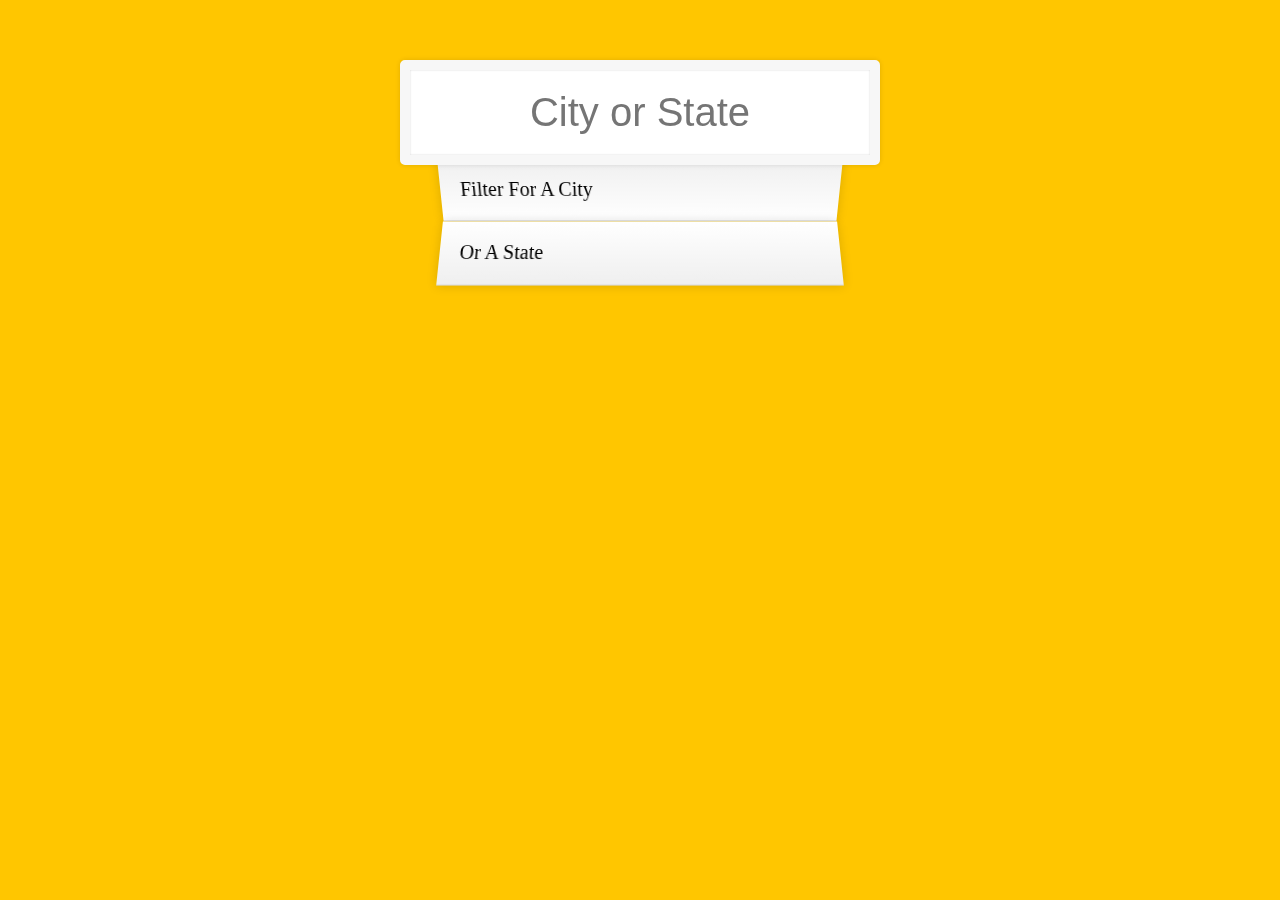
<file: Ajax/index.html>
<!DOCTYPE html>
<html lang="en">
<head>
  <meta charset="UTF-8">
  <title>Type Ahead 👀</title>
  <link rel="stylesheet" href="style.css">
  <link rel="icon" href="https://fav.farm/🔥" />
</head>
<body>

  <form class="search-form">
    <input type="text" class="search" placeholder="City or State">
    <ul class="suggestions">
      <li>Filter for a city</li>
      <li>or a state</li>
    </ul>
  </form>
<script>


const endpoint = 'https://gist.githubusercontent.com/Miserlou/c5cd8364bf9b2420bb29/raw/2bf258763cdddd704f8ffd3ea9a3e81d25e2c6f6/cities.json';

const cities = [];

fetch(endpoint)
  .then(bolb => bolb.json())
  .then(data => cities.push(...data))


function findMatches(wordToMatch,cities){
  return cities.filter(place => {

    const regex = new RegExp(wordToMatch , 'gi');
    return place.city.match(regex) || place.state.match(regex);
  })
}

function displayMatches(){
   const matchArray = findMatches(this.value,cities);
  const html = matchArray.map(place => {

    return ` 
      <li>
        <span class ='name'>${place.city}, ${place.state}</span>
        <span class ='population'>${place.population}</span>
      </li>
    `;
  }).join('');

  suggestions.innerHTML = html;
}

const searchInput = document.querySelector('.search');
const suggestions = document.querySelector('.suggestions');

searchInput.addEventListener('change', displayMatches);
searchInput.addEventListener('keyup', displayMatches);


</script>
</body>
</html>
</file>
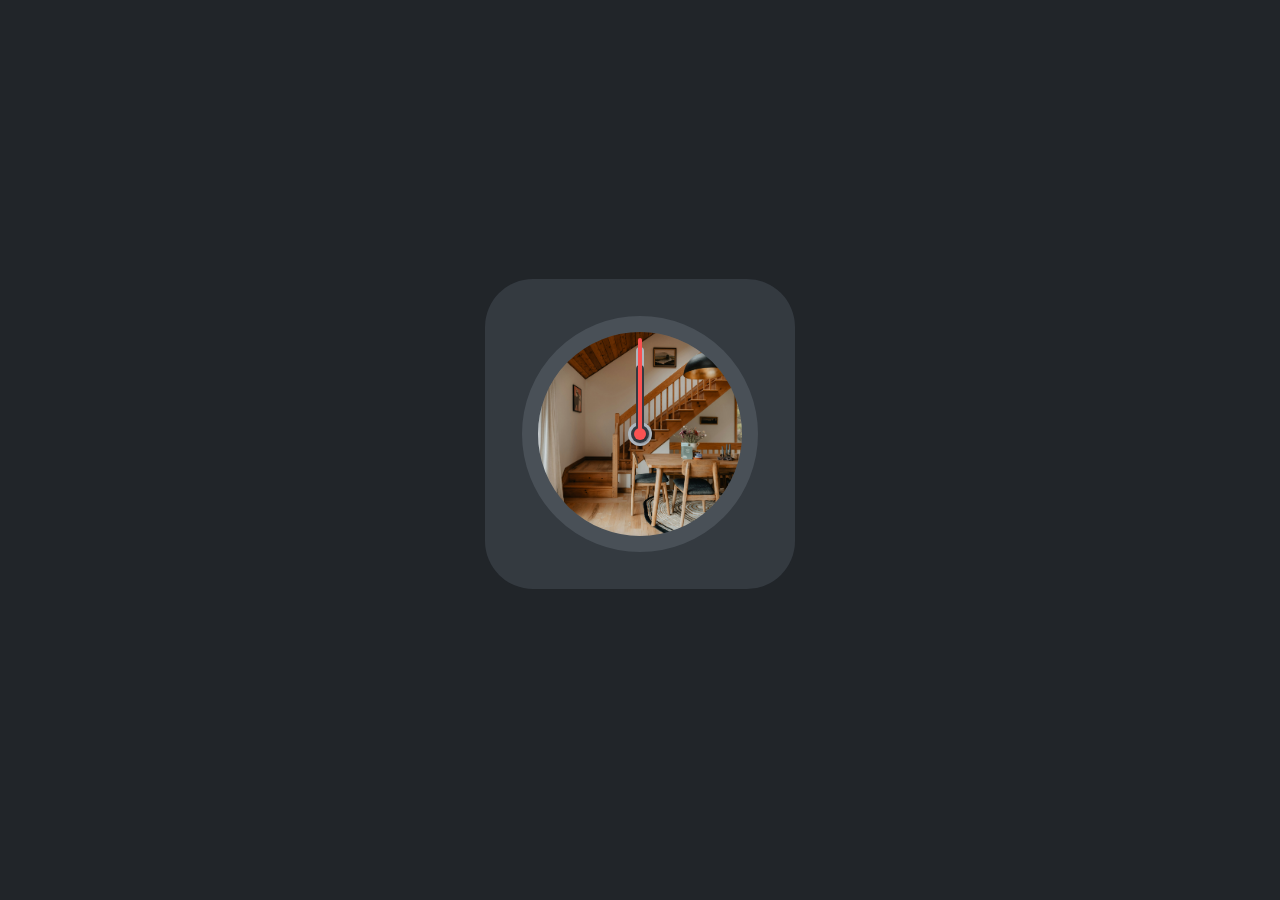
<file: Clock/index.html>
<!DOCTYPE html>
<html lang="en">

<head>
  <meta charset="UTF-8">
  <meta name="viewport" content="width=device-width, initial-scale=1.0">
  <title>Document</title>
  <link rel="stylesheet" href="style.css">
</head>

<body>
  <section class="container">
    <div class="analog-clock">
      <div class="display">
        <div class="handbase hour"></div>
        <div class="handbase minute"></div>
        <div class="handbase second"></div>
      </div>
    </div>
    <div class="digital-time">
    </div>
  </section>

  <script src="script.js"></script>

</body>

</html>
</file>
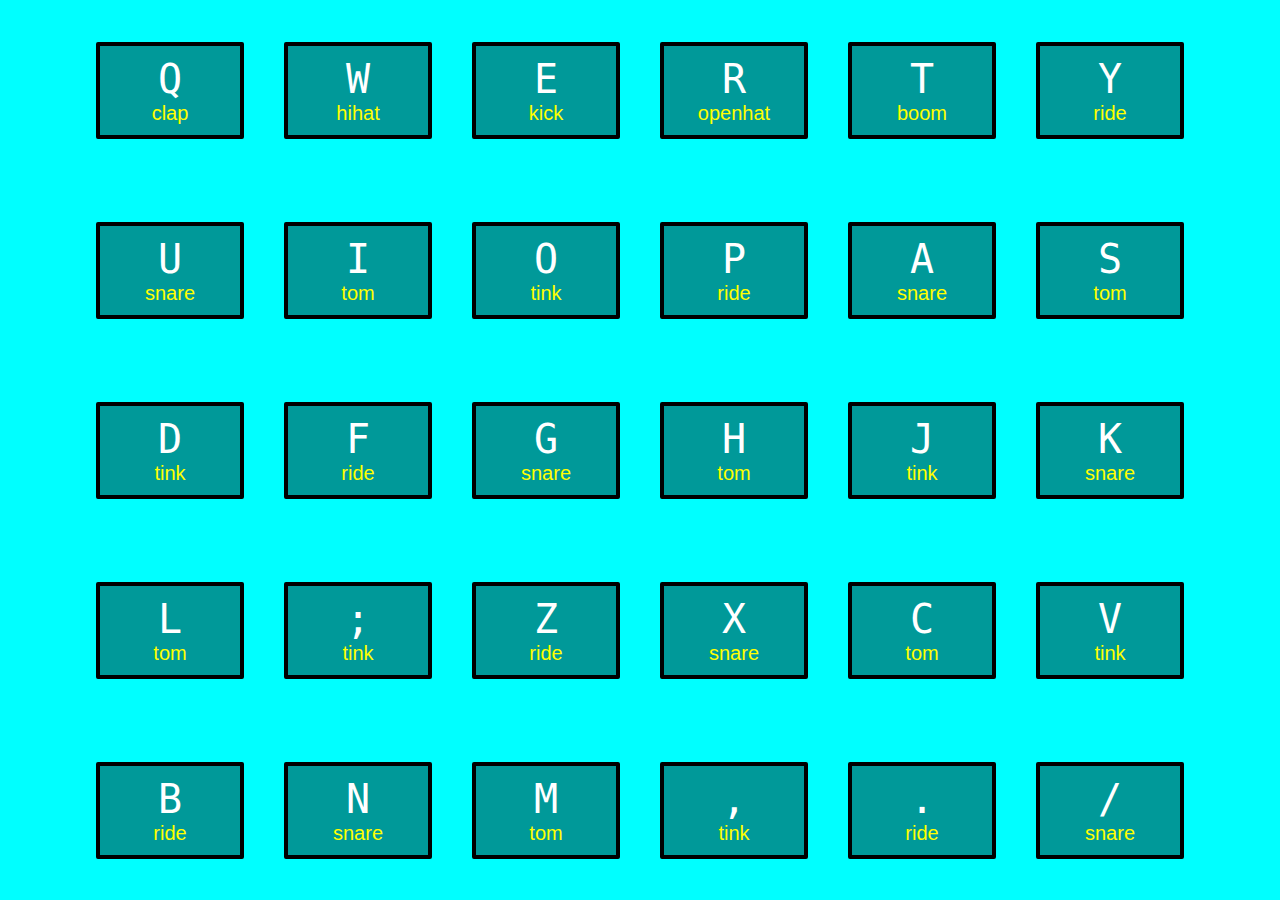
<file: dayone/index.html>
<!DOCTYPE html>
<html lang="en">

<head>
    <meta charset="UTF-8">
    <meta name="viewport" content="width=device-width, initial-scale=1.0">
    <title>Document</title>
    <link rel="stylesheet" href="css/style.css">
</head>

<body>

    <div class="keys">
        <div data-key="81" class="key">
            <kbd>Q</kbd>
            <span class="sound">clap</span>
        </div>
        <div data-key="87" class="key">
            <kbd>W</kbd>
            <span class="sound">hihat</span>
        </div>
        <div data-key="69" class="key">
            <kbd>E</kbd>
            <span class="sound">kick</span>
        </div>
        <div data-key="82" class="key">
            <kbd>R</kbd>
            <span class="sound">openhat</span>
        </div>
        <div data-key="84" class="key">
            <kbd>T</kbd>
            <span class="sound">boom</span>
        </div>
        <div data-key="89" class="key">
            <kbd>Y</kbd>
            <span class="sound">ride</span>
        </div>
        <div data-key="85" class="key">
            <kbd>U</kbd>
            <span class="sound">snare</span>
        </div>
        <div data-key="73" class="key">
            <kbd>I</kbd>
            <span class="sound">tom</span>
        </div>
        <div data-key="79" class="key">
            <kbd>O</kbd>
            <span class="sound">tink</span>
        </div>
        <div data-key="80" class="key">
            <kbd>P</kbd>
            <span class="sound">ride</span>
        </div>
        <div data-key="65" class="key">
            <kbd>A</kbd>
            <span class="sound">snare</span>
        </div>
        <div data-key="83" class="key">
            <kbd>S</kbd>
            <span class="sound">tom</span>
        </div>
        <div data-key="68" class="key">
            <kbd>D</kbd>
            <span class="sound">tink</span>
        </div>
        <div data-key="70" class="key">
            <kbd>F</kbd>
            <span class="sound">ride</span>
        </div>
        <div data-key="71" class="key">
            <kbd>G</kbd>
            <span class="sound">snare</span>
        </div>
        <div data-key="72" class="key">
            <kbd>H</kbd>
            <span class="sound">tom</span>
        </div>
        <div data-key="74" class="key">
            <kbd>J</kbd>
            <span class="sound">tink</span>
        </div>

        <div data-key="75" class="key">
            <kbd>K</kbd>
            <span class="sound">snare</span>
        </div>
        <div data-key="76" class="key">
            <kbd>L</kbd>
            <span class="sound">tom</span>
        </div>
        <div data-key="186" class="key">
            <kbd>;</kbd>
            <span class="sound">tink</span>
        </div>
        <div data-key="90" class="key">
            <kbd>Z</kbd>
            <span class="sound">ride</span>
        </div>
        <div data-key="88" class="key">
            <kbd>X</kbd>
            <span class="sound">snare</span>
        </div>
        <div data-key="67" class="key">
            <kbd>C</kbd>
            <span class="sound">tom</span>
        </div>
        <div data-key="86" class="key">
            <kbd>V</kbd>
            <span class="sound">tink</span>
        </div>
        <div data-key="66" class="key">
            <kbd>B</kbd>
            <span class="sound">ride</span>
        </div>
        <div data-key="78" class="key">
            <kbd>N</kbd>
            <span class="sound">snare</span>
        </div>
        <div data-key="77" class="key">
            <kbd>M</kbd>
            <span class="sound">tom</span>
        </div>
        <div data-key="188" class="key">
            <kbd>,</kbd>
            <span class="sound">tink</span>
        </div>
        <div data-key="190" class="key">
            <kbd>.</kbd>
            <span class="sound">ride</span>
        </div>
        <div data-key="191" class="key">
            <kbd>/</kbd>
            <span class="sound">snare</span>
        </div>



    </div>




    <audio data-key="81" src="sounds/clap.wav"></audio>
    <audio data-key="87" src="sounds/hihat.wav"></audio>
    <audio data-key="69" src="sounds/kick.wav"></audio>
    <audio data-key="82" src="sounds/openhat.wav"></audio>
    <audio data-key="84" src="sounds/boom.wav"></audio>
    <audio data-key="89" src="sounds/ride.wav"></audio>
    <audio data-key="85" src="sounds/snare.wav"></audio>
    <audio data-key="73" src="sounds/tom.wav"></audio>
    <audio data-key="79" src="sounds/tink.wav"></audio>
    <audio data-key="80" src="sounds/tink.wav"></audio>
    <audio data-key="65" src="sounds/clap.wav"></audio>
    <audio data-key="83" src="sounds/hihat.wav"></audio>
    <audio data-key="68" src="sounds/kick.wav"></audio>
    <audio data-key="70" src="sounds/openhat.wav"></audio>
    <audio data-key="71" src="sounds/boom.wav"></audio>
    <audio data-key="72" src="sounds/ride.wav"></audio>
    <audio data-key="74" src="sounds/snare.wav"></audio>
    <audio data-key="75" src="sounds/tom.wav"></audio>
    <audio data-key="76" src="sounds/tink.wav"></audio>
    <audio data-key="186" src="sounds/tink.wav"></audio>
    <audio data-key="90" src="sounds/clap.wav"></audio>
    <audio data-key="88" src="sounds/hihat.wav"></audio>
    <audio data-key="67" src="sounds/kick.wav"></audio>
    <audio data-key="86" src="sounds/openhat.wav"></audio>
    <audio data-key="66" src="sounds/boom.wav"></audio>
    <audio data-key="78" src="sounds/ride.wav"></audio>
    <audio data-key="77" src="sounds/snare.wav"></audio>
    <audio data-key="188" src="sounds/tom.wav"></audio>
    <audio data-key="190" src="sounds/tink.wav"></audio>
    <audio data-key="191" src="sounds/tink.wav"></audio>



    <script>

        function removeTransition(e) {
            if (e.propertyName !== 'transform') return;
            e.target.classList.remove('playing');
        }

        function playSound(e) {
            
            const audio = document.querySelector(`audio[data-key="${e.keyCode}"]`);
            const key = document.querySelector(`div[data-key="${e.keyCode}"]`);
            if (!audio) return;
            key.classList.add('playing');
            audio.currentTime = 0;
            audio.play();
        }

        const keys = Array.from(document.querySelectorAll('.key'));
        keys.forEach(key => key.addEventListener('transitionend', removeTransition));
        window.addEventListener('keydown', playSound);


        
    </script>
</body>

</html>
</file>
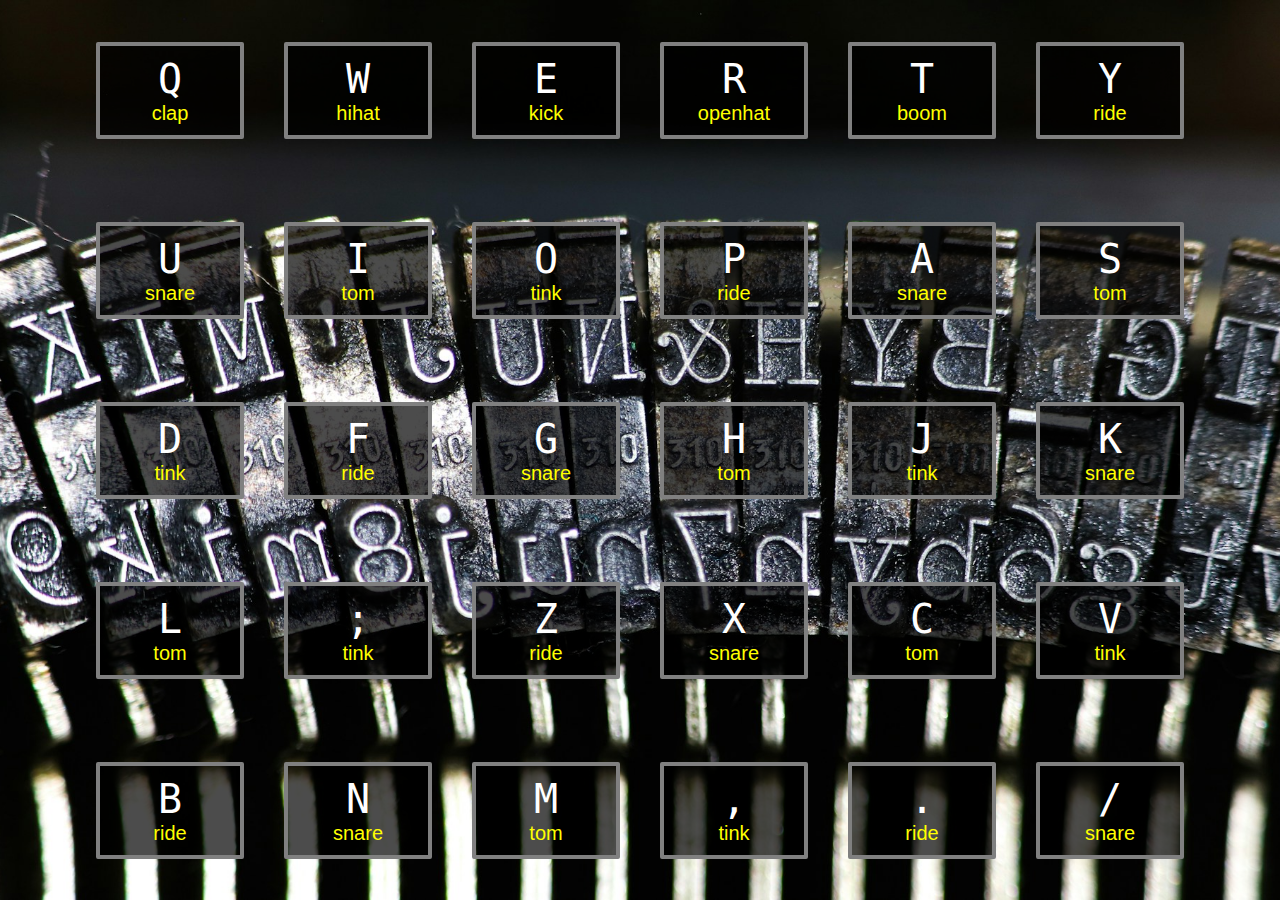
<file: Drum Kit/index.html>
<!DOCTYPE html>
<html lang="en">

<head>
    <meta charset="UTF-8">
    <meta name="viewport" content="width=device-width, initial-scale=1.0">
    <title>Document</title>
    <link rel="stylesheet" href="style.css">
</head>

<body>

    <div class="keys">
        <div data-key="81" class="key">
            <kbd>Q</kbd>
            <span class="sound">clap</span>
        </div>
        <div data-key="87" class="key">
            <kbd>W</kbd>
            <span class="sound">hihat</span>
        </div>
        <div data-key="69" class="key">
            <kbd>E</kbd>
            <span class="sound">kick</span>
        </div>
        <div data-key="82" class="key">
            <kbd>R</kbd>
            <span class="sound">openhat</span>
        </div>
        <div data-key="84" class="key">
            <kbd>T</kbd>
            <span class="sound">boom</span>
        </div>
        <div data-key="89" class="key">
            <kbd>Y</kbd>
            <span class="sound">ride</span>
        </div>
        <div data-key="85" class="key">
            <kbd>U</kbd>
            <span class="sound">snare</span>
        </div>
        <div data-key="73" class="key">
            <kbd>I</kbd>
            <span class="sound">tom</span>
        </div>
        <div data-key="79" class="key">
            <kbd>O</kbd>
            <span class="sound">tink</span>
        </div>
        <div data-key="80" class="key">
            <kbd>P</kbd>
            <span class="sound">ride</span>
        </div>
        <div data-key="65" class="key">
            <kbd>A</kbd>
            <span class="sound">snare</span>
        </div>
        <div data-key="83" class="key">
            <kbd>S</kbd>
            <span class="sound">tom</span>
        </div>
        <div data-key="68" class="key">
            <kbd>D</kbd>
            <span class="sound">tink</span>
        </div>
        <div data-key="70" class="key">
            <kbd>F</kbd>
            <span class="sound">ride</span>
        </div>
        <div data-key="71" class="key">
            <kbd>G</kbd>
            <span class="sound">snare</span>
        </div>
        <div data-key="72" class="key">
            <kbd>H</kbd>
            <span class="sound">tom</span>
        </div>
        <div data-key="74" class="key">
            <kbd>J</kbd>
            <span class="sound">tink</span>
        </div>

        <div data-key="75" class="key">
            <kbd>K</kbd>
            <span class="sound">snare</span>
        </div>
        <div data-key="76" class="key">
            <kbd>L</kbd>
            <span class="sound">tom</span>
        </div>
        <div data-key="186" class="key">
            <kbd>;</kbd>
            <span class="sound">tink</span>
        </div>
        <div data-key="90" class="key">
            <kbd>Z</kbd>
            <span class="sound">ride</span>
        </div>
        <div data-key="88" class="key">
            <kbd>X</kbd>
            <span class="sound">snare</span>
        </div>
        <div data-key="67" class="key">
            <kbd>C</kbd>
            <span class="sound">tom</span>
        </div>
        <div data-key="86" class="key">
            <kbd>V</kbd>
            <span class="sound">tink</span>
        </div>
        <div data-key="66" class="key">
            <kbd>B</kbd>
            <span class="sound">ride</span>
        </div>
        <div data-key="78" class="key">
            <kbd>N</kbd>
            <span class="sound">snare</span>
        </div>
        <div data-key="77" class="key">
            <kbd>M</kbd>
            <span class="sound">tom</span>
        </div>
        <div data-key="188" class="key">
            <kbd>,</kbd>
            <span class="sound">tink</span>
        </div>
        <div data-key="190" class="key">
            <kbd>.</kbd>
            <span class="sound">ride</span>
        </div>
        <div data-key="191" class="key">
            <kbd>/</kbd>
            <span class="sound">snare</span>
        </div>



    </div>




    <audio data-key="81" src="sounds/clap.wav"></audio>
    <audio data-key="87" src="sounds/hihat.wav"></audio>
    <audio data-key="69" src="sounds/kick.wav"></audio>
    <audio data-key="82" src="sounds/openhat.wav"></audio>
    <audio data-key="84" src="sounds/boom.wav"></audio>
    <audio data-key="89" src="sounds/ride.wav"></audio>
    <audio data-key="85" src="sounds/snare.wav"></audio>
    <audio data-key="73" src="sounds/tom.wav"></audio>
    <audio data-key="79" src="sounds/tink.wav"></audio>
    <audio data-key="80" src="sounds/tink.wav"></audio>
    <audio data-key="65" src="sounds/clap.wav"></audio>
    <audio data-key="83" src="sounds/hihat.wav"></audio>
    <audio data-key="68" src="sounds/kick.wav"></audio>
    <audio data-key="70" src="sounds/openhat.wav"></audio>
    <audio data-key="71" src="sounds/boom.wav"></audio>
    <audio data-key="72" src="sounds/ride.wav"></audio>
    <audio data-key="74" src="sounds/snare.wav"></audio>
    <audio data-key="75" src="sounds/tom.wav"></audio>
    <audio data-key="76" src="sounds/tink.wav"></audio>
    <audio data-key="186" src="sounds/tink.wav"></audio>
    <audio data-key="90" src="sounds/clap.wav"></audio>
    <audio data-key="88" src="sounds/hihat.wav"></audio>
    <audio data-key="67" src="sounds/kick.wav"></audio>
    <audio data-key="86" src="sounds/openhat.wav"></audio>
    <audio data-key="66" src="sounds/boom.wav"></audio>
    <audio data-key="78" src="sounds/ride.wav"></audio>
    <audio data-key="77" src="sounds/snare.wav"></audio>
    <audio data-key="188" src="sounds/tom.wav"></audio>
    <audio data-key="190" src="sounds/tink.wav"></audio>
    <audio data-key="191" src="sounds/tink.wav"></audio>



    <script>

        function removeTransition(e) {
            if (e.propertyName !== 'transform') return;
            e.target.classList.remove('playing');
        }

        function playSound(e) {
            const audio = document.querySelector(`audio[data-key="${e.keyCode}"]`);
            const key = document.querySelector(`div[data-key="${e.keyCode}"]`);
            if (!audio) return;
            key.classList.add('playing');
            audio.currentTime = 0;
            audio.play();
        }

        const keys = Array.from(document.querySelectorAll('.key'));
        keys.forEach(key => key.addEventListener('transitionend', removeTransition));
        window.addEventListener('keydown', playSound);


        
    </script>
</body>

</html>
</file>
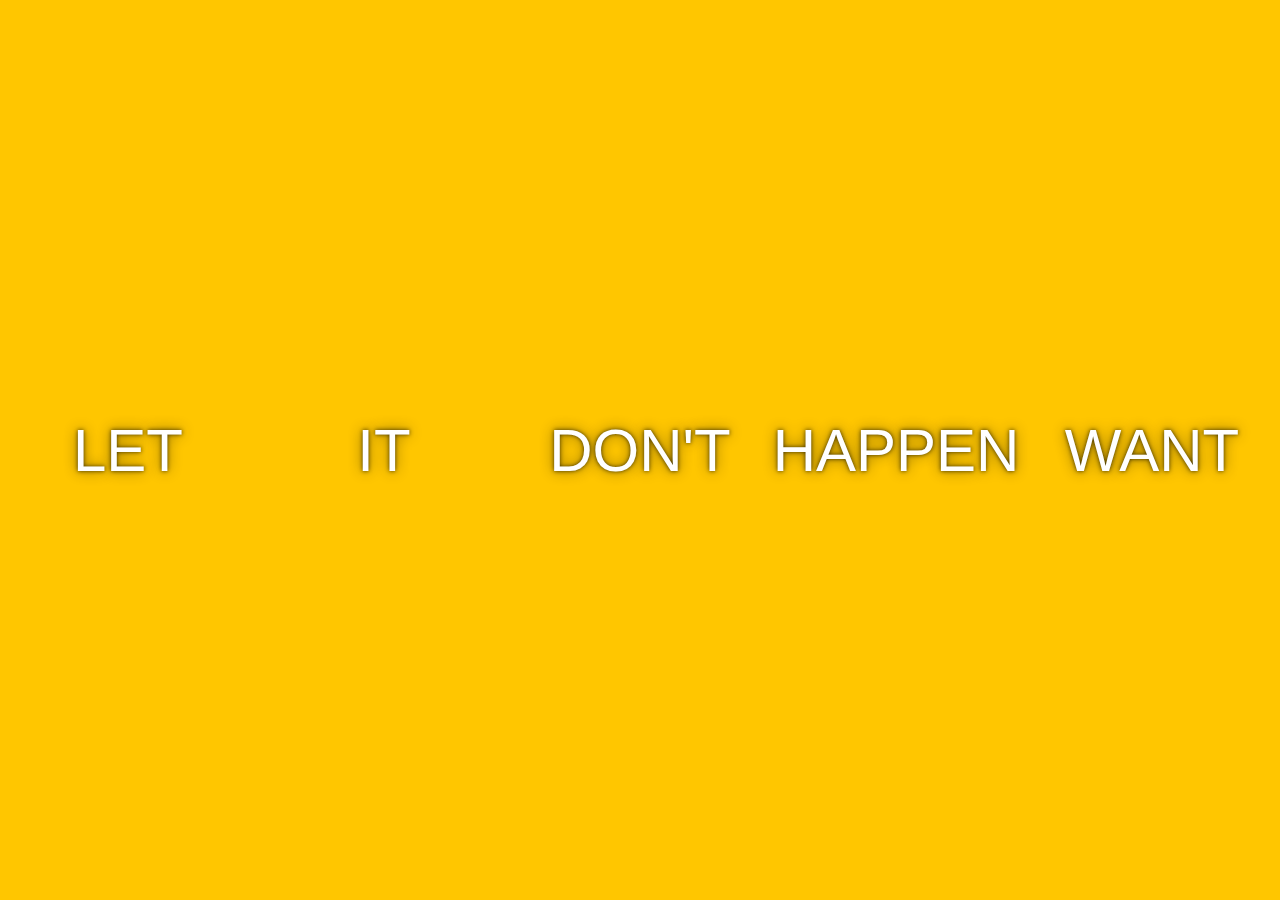
<file: Flex_Panel/index.html>
<!DOCTYPE html>
<html lang="en">
<head>
    <meta charset="UTF-8">
    <meta name="viewport" content="width=device-width, initial-scale=1.0">
    <title>Flex_Panel_Gallary</title>
</head>
<style>
    html {
      box-sizing: border-box;
      background: #ffc600;
      font-family: 'helvetica neue';
      font-size: 20px;
      font-weight: 200;
    }
    
    body{
        margin: 0;
    }

    *,*::before,*::after{
        box-sizing: inherit;
    }

    .panels{
        min-height: 100vh;
        overflow: hidden;
        display: flex;
    }

    .panel{
        color: white;
        align-items: center;
        justify-content: center;
        transition:
            font-size 0.7s cubic-bezier(0.61,-0.19, 0.7,-0.11),
            flex 0.7s cubic-bezier(0.61,-0.19, 0.7,-0.11),
            background 0.2s;
        font-size: 20px;
        background-size:cover ;
        background-position: center;
        flex: 1;
        justify-content: center;
        display: flex;
        flex-direction: column;
    }

    .panel1 { background-image:url(https://source.unsplash.com/gYl-UtwNg_I/1500x1500); }
    .panel2 { background-image:url(https://source.unsplash.com/rFKUFzjPYiQ/1500x1500); }
    .panel3 { background-image:url(https://images.unsplash.com/photo-1465188162913-8fb5709d6d57?ixlib=rb-0.3.5&q=80&fm=jpg&crop=faces&cs=tinysrgb&w=1500&h=1500&fit=crop&s=967e8a713a4e395260793fc8c802901d); }
    .panel4 { background-image:url(https://source.unsplash.com/ITjiVXcwVng/1500x1500); }
    .panel5 { background-image:url(https://source.unsplash.com/3MNzGlQM7qs/1500x1500); }

    .panel > * {
        margin: 0;
        width: 100%;
        transition: transform 0.5s;
        flex: 1 0 auto;
        display: flex;
        align-items: center;
        justify-content: center;
    }

    .panel > *:first-child {
        transform: translateY(-100%);
    }

    .panel.open-active > *:first-child{
        transform: translateY(0);
    }

    .panel > *:last-child{
        transform: translateY(100%);
    }

    .panel.open-active > *:last-child{
        transform: translateY(0);
    }

    .panel p {
        text-transform: uppercase;
        font-family: Arial, Helvetica, sans-serif;
      text-shadow: 0 0 4px rgba(0, 0, 0, 0.72), 0 0 14px rgba(0, 0, 0, 0.45);

        /* text-shadow: ; */
        font-size: 2em;
    }

    .panel p:nth-child(2){
        font-size: 3em;
    }

    .panel.open{
        flex: 5;
        font-size: 40px;
    }

    @media only screen and (max-width: 600px) {
        .panel p{
            font-size: 1em;
        }
    }

</style>
<body>

    <div class="panels">
        <div class="panel panel1">
            <p>Hey</p>
            <p>Let</p>
            <p>Dance</p>
        </div>
        <div class="panel panel2">
            <p>What</p>
            <p>It</p>
            <p>This</p>
        </div>
        <div class="panel panel3">
            <p>Lee</p>
            <p>Don't</p>
            <p>Know</p>
        </div>
        <div class="panel panel4">
            <p>What</p>
            <p>Happen</p>
            <p>next</p>
        </div>
        <div class="panel panel5">
            <p>I</p>
            <p>Want</p>
            <p>Know</p>
        </div>
    </div>
    

    <script>
        const panels = document.querySelectorAll('.panel');

        function toggleOpen(){
            this.classList.toggle('open');
        }

        function toggleActive(e){
            if(e.propertyName.includes('flex')){
                this.classList.toggle('open-active');
            }
        }

        panels.forEach(panel => panel.addEventListener('click', toggleOpen));
        panels.forEach(panel => panel.addEventListener('transitionend', toggleActive));
    </script>
</body>
</html>
</file>
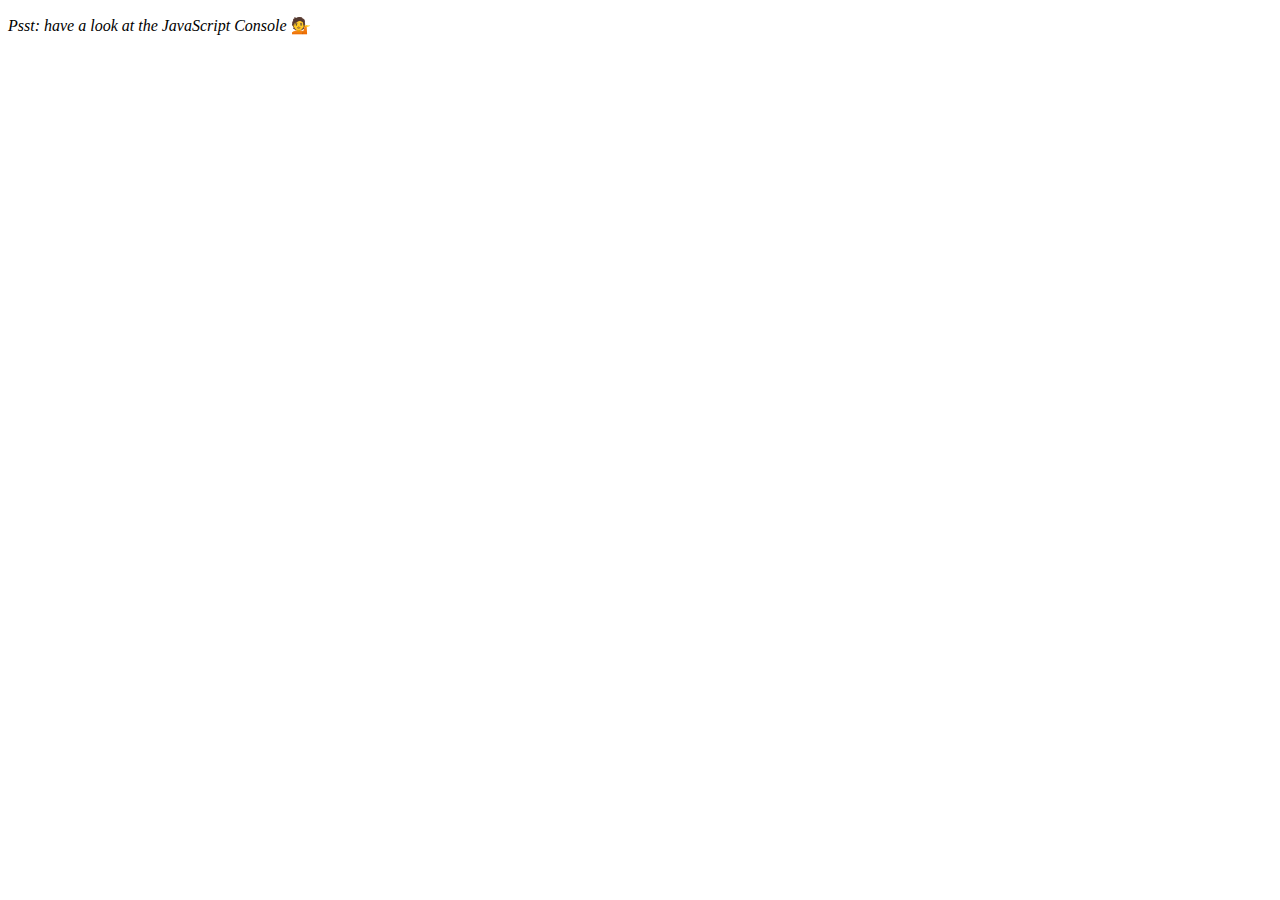
<file: Array Cardio/index..html>
<!DOCTYPE html>
<html lang="en">
<head>
  <meta charset="UTF-8">
  <title>Array Cardio 💪</title>
  <link rel="icon" href="https://fav.farm/🔥" />
</head>
<body>
  <p><em>Psst: have a look at the JavaScript Console</em> 💁</p>
  <script>
    // Get your shorts on - this is an array workout!
    // ## Array Cardio Day 1

    // Some data we can work with

    const inventors = [
      { first: 'Albert', last: 'Einstein', year: 1879, passed: 1955 },
      { first: 'Isaac', last: 'Newton', year: 1643, passed: 1727 },
      { first: 'Galileo', last: 'Galilei', year: 1564, passed: 1642 },
      { first: 'Marie', last: 'Curie', year: 1867, passed: 1934 },
      { first: 'Johannes', last: 'Kepler', year: 1571, passed: 1630 },
      { first: 'Nicolaus', last: 'Copernicus', year: 1473, passed: 1543 },
      { first: 'Max', last: 'Planck', year: 1858, passed: 1947 },
      { first: 'Katherine', last: 'Blodgett', year: 1898, passed: 1979 },
      { first: 'Ada', last: 'Lovelace', year: 1815, passed: 1852 },
      { first: 'Sarah E.', last: 'Goode', year: 1855, passed: 1905 },
      { first: 'Lise', last: 'Meitner', year: 1878, passed: 1968 },
      { first: 'Hanna', last: 'Hammarström', year: 1829, passed: 1909 }
    ];

    const people = [
      'Bernhard, Sandra', 'Bethea, Erin', 'Becker, Carl', 'Bentsen, Lloyd', 'Beckett, Samuel', 'Blake, William', 'Berger, Ric', 'Beddoes, Mick', 'Beethoven, Ludwig',
      'Belloc, Hilaire', 'Begin, Menachem', 'Bellow, Saul', 'Benchley, Robert', 'Blair, Robert', 'Benenson, Peter', 'Benjamin, Walter', 'Berlin, Irving',
      'Benn, Tony', 'Benson, Leana', 'Bent, Silas', 'Berle, Milton', 'Berry, Halle', 'Biko, Steve', 'Beck, Glenn', 'Bergman, Ingmar', 'Black, Elk', 'Berio, Luciano',
      'Berne, Eric', 'Berra, Yogi', 'Berry, Wendell', 'Bevan, Aneurin', 'Ben-Gurion, David', 'Bevel, Ken', 'Biden, Joseph', 'Bennington, Chester', 'Bierce, Ambrose',
      'Billings, Josh', 'Birrell, Augustine', 'Blair, Tony', 'Beecher, Henry', 'Biondo, Frank'
    ];
    
    // Array.prototype.filter()
    // 1. Filter the list of inventors for those who were born in the 1500's

    const fiften = inventors.filter(inventor => (inventor.year >= 1500 && inventor.year < 1600));
    console.table(fiften);

    const starrtA = inventors.filter(inventor => inventor.first[0] === 'S');
    console.table(starrtA);

    // Array.prototype.map()
    // 2. Give us an array of the inventors first and last names

    const fullName = inventors.map(inventor => `${inventor.first} ${inventor.last}`);
    console.log(fullName);
    // Array.prototype.sort()
    // 3. Sort the inventors by birthdate, oldest to youngest
    

    // const ordered =  inventors.sort(function(a,b){
    //   if(a.year < b.year){
    //     return 1;
    //   }else{
    //     return -1;
    //   }
    // })

    const ordered = inventors.sort((a,b)=> a.year > b.year ? 1 : -1);

    console.table(ordered);
    // Array.prototype.reduce()
    // 4. How many years did all the inventors live all together?

    const totalYear = inventors.reduce((total,inventor) => {
      return total + (inventor.passed - inventor.year)},0);

    console.log(totalYear);

    // 5. Sort the inventors by years lived

    const oldest = inventors.sort(function(a,b){
      const latestguy = a.passed - a.year;
      const nextguy = b.passed - b.year;
      return latestguy > nextguy ? -1 : 1;
    });

    console.table(oldest);

    // 6. create a list of Boulevards in Paris that contain 'de' anywhere in the name
    // https://en.wikipedia.org/wiki/Category:Boulevards_in_Paris
    
    // const category = document.querySelector('.mw-category');
    // const links = Array.from(querySelectorAll('a'));

    // const de = links
    //               .map(link => link.textContent)
    //               .filter(streetName => streetName.includes('de'));


    // 7. sort Exercise
    // Sort the people alphabetically by last name

    const alpha = people.sort(function(lastOne,nextOne){
    const [aLast, aFirst] = lastOne.split(', ');
    const [bLast, bFirst] = nextOne.split(', ');
    
    return aLast > bLast ? 1 : -1;


    });

    console.log(alpha);

    // 8. Reduce Exercise
    // Sum up the instances of each of these
    const data = ['car', 'car', 'truck', 'truck', 'bike', 'walk', 'car', 'van', 'bike', 'walk', 'car', 'van', 'car', 'truck' ];

    const tranporation = data.reduce(function(obj,item){
      if(!obj[item]){
        obj[item] = 0;
      }
        obj[item]++;
        return obj;
      
    },{})

    console.log(tranporation);

  </script>
</body>
</html>
</file>
<file: Ajax/style.css>
html {
  box-sizing: border-box;
  background: #ffc600;
  font-family: 'helvetica neue';
  font-size: 20px;
  font-weight: 200;
}

*, *:before, *:after {
  box-sizing: inherit;
}

input {
  width: 100%;
  padding: 20px;
}

.search-form {
  max-width: 400px;
  margin: 50px auto;
}

input.search {
  margin: 0;
  text-align: center;
  outline: 0;
  border: 10px solid #F7F7F7;
  width: 120%;
  left: -10%;
  position: relative;
  top: 10px;
  z-index: 2;
  border-radius: 5px;
  font-size: 40px;
  box-shadow: 0 0 5px rgba(0, 0, 0, 0.12), inset 0 0 2px rgba(0, 0, 0, 0.19);
}

.suggestions {
  margin: 0;
  padding: 0;
  position: relative;
  /*perspective: 20px;*/
}

.suggestions li {
  background: white;
  list-style: none;
  border-bottom: 1px solid #D8D8D8;
  box-shadow: 0 0 10px rgba(0, 0, 0, 0.14);
  margin: 0;
  padding: 20px;
  transition: background 0.2s;
  display: flex;
  justify-content: space-between;
  text-transform: capitalize;
}

.suggestions li:nth-child(even) {
  transform: perspective(100px) rotateX(3deg) translateY(2px) scale(1.001);
  background: linear-gradient(to bottom,  #ffffff 0%,#EFEFEF 100%);
}

.suggestions li:nth-child(odd) {
  transform: perspective(100px) rotateX(-3deg) translateY(3px);
  background: linear-gradient(to top,  #ffffff 0%,#EFEFEF 100%);
}

span.population {
  font-size: 15px;
}

.hl {
  background: #ffc600;
}
</file>
<file: Clock/style.css>
* {
    margin: 0;
    padding: 0;
    box-sizing: border-box;
    
  }
  
  .container {
    display: flex;
    align-items: center;
    justify-content: center;
    height: 100vh;
    background: #212529;
    flex-direction: column;
    

  }
  
  .analog-clock {
    width: 310px;
    height: 310px;
    background: #343a40;
    border-radius: 3rem;
    display: flex;
    align-items: center;
    justify-content: center;
    padding: 1.5rem;
    
  }
  
  .digital-time {
    font-family: "Poppins", Arial, Helvetica, sans-serif;
    font-size: 2rem;
    font-weight: 500;
    color: #f1f3f5;
    padding: 1rem;
  }
  
  .display {
    width: 90%;
    height: 90%;
    border-radius: 50%;
    background-color: #212529;
    position: relative;
    display: flex;
    align-items: center;
    justify-content: center;
    box-shadow: inset 0px 4px 8px 4px rgba(0, 0, 0, 0.1);
    border: 1rem solid #495057;
    background: url('clay-banks-yA_A_JkYh8w-unsplash.jpg') bottom center;
    background-size: cover;
  }
  
  .handbase {
    width: 10px;
    height: 10px;
    border-radius: 50%;
    background: #343a40;
    position: absolute;
    box-shadow: 1px 1px 1px rgba(0, 0, 0, 0.2);
  }
  
  .handbase::before {
    content: "";
    width: 8px;
    background: inherit;
    display: block;
    left: 50%;
    border-radius: 4px;
    transform: translateX(-4px);
    position: absolute;
  }
  
  .hour {
    z-index: 20;
    width: 18px;
    height: 18px;
  }
  
  .hour::before {
    height: 70px;
    top: -60px;
  }
  
  .minute {
    z-index: 10;
    background: #adb5bd;
    height: 24px;
    width: 24px;
  }
  
  .minute::before {
    height: 80px;
    top: -75px;
  }
  
  .second {
    background: #fa5252;
    z-index: 30;
    width: 12px;
    height: 12px;
  }
  
  .second::before {
    width: 4px;
    transform: translateX(-2px);
    height: 100px;
    top: -90px;
  }
</file>
<file: dayone/css/style.css>
html {
    font-size: 10px;
    /* background: url('background.jpg') bottom center; */
    /* background: url('../background.jpg') bottom center; */
    background-color: aqua;
    background-size: cover;
  }

body,html{
    margin: 0;
    padding: 0;
    font-family: sans-serif;
}

.keys{
    display: flex;
    flex-direction: row;
    min-height: 100vh;
    align-items: center;
    justify-content: center;
    flex-wrap: wrap;
}

.key{
    border: .4rem solid black;
    border-radius: .2rem;
    margin: 2rem;
    padding: 1rem 2rem;
    width: 10rem;
    color: white;
    background-color: rgba(0, 0, 0, 0.4);
    text-align: center;
    transition: all 0.7s ease;
}
kbd{
    display: block;
    font-size: 4rem;
}

.sound{
    
    color: yellow;
    font-size: 2rem;
}

.playing{
    transform: scale(1.1);
    border-color: yellow;
    box-shadow: 0 0 1rem #ffc600;

}
</file>
<file: Drum Kit/style.css>
html {
    font-size: 10px;
    background: url('background.jpg') bottom center;
    /* background: url('../background.jpg') bottom center; */
    /* background-color: aqua; */
    background-size: cover;
  }

body,html{
    margin: 0;
    padding: 0;
    font-family: sans-serif;
}

.keys{
    display: flex;
    flex-direction: row;
    min-height: 100vh;
    align-items: center;
    justify-content: center;
    flex-wrap: wrap;
}

.key{
    border: .4rem solid gray;
    border-radius: .2rem;
    margin: 2rem;
    padding: 1rem 2rem;
    width: 10rem;
    color: white;
    background-color: rgba(0, 0, 0, 0.7);
    text-align: center;
    transition: all 0.7s ease;
}
kbd{
    display: block;
    font-size: 4rem;
}

.sound{
    
    color: yellow;
    font-size: 2rem;
}

.playing{
    transform: scale(1.1);
    border-color: yellow;
    box-shadow: 0 0 1rem #ffc600;

}
</file>
